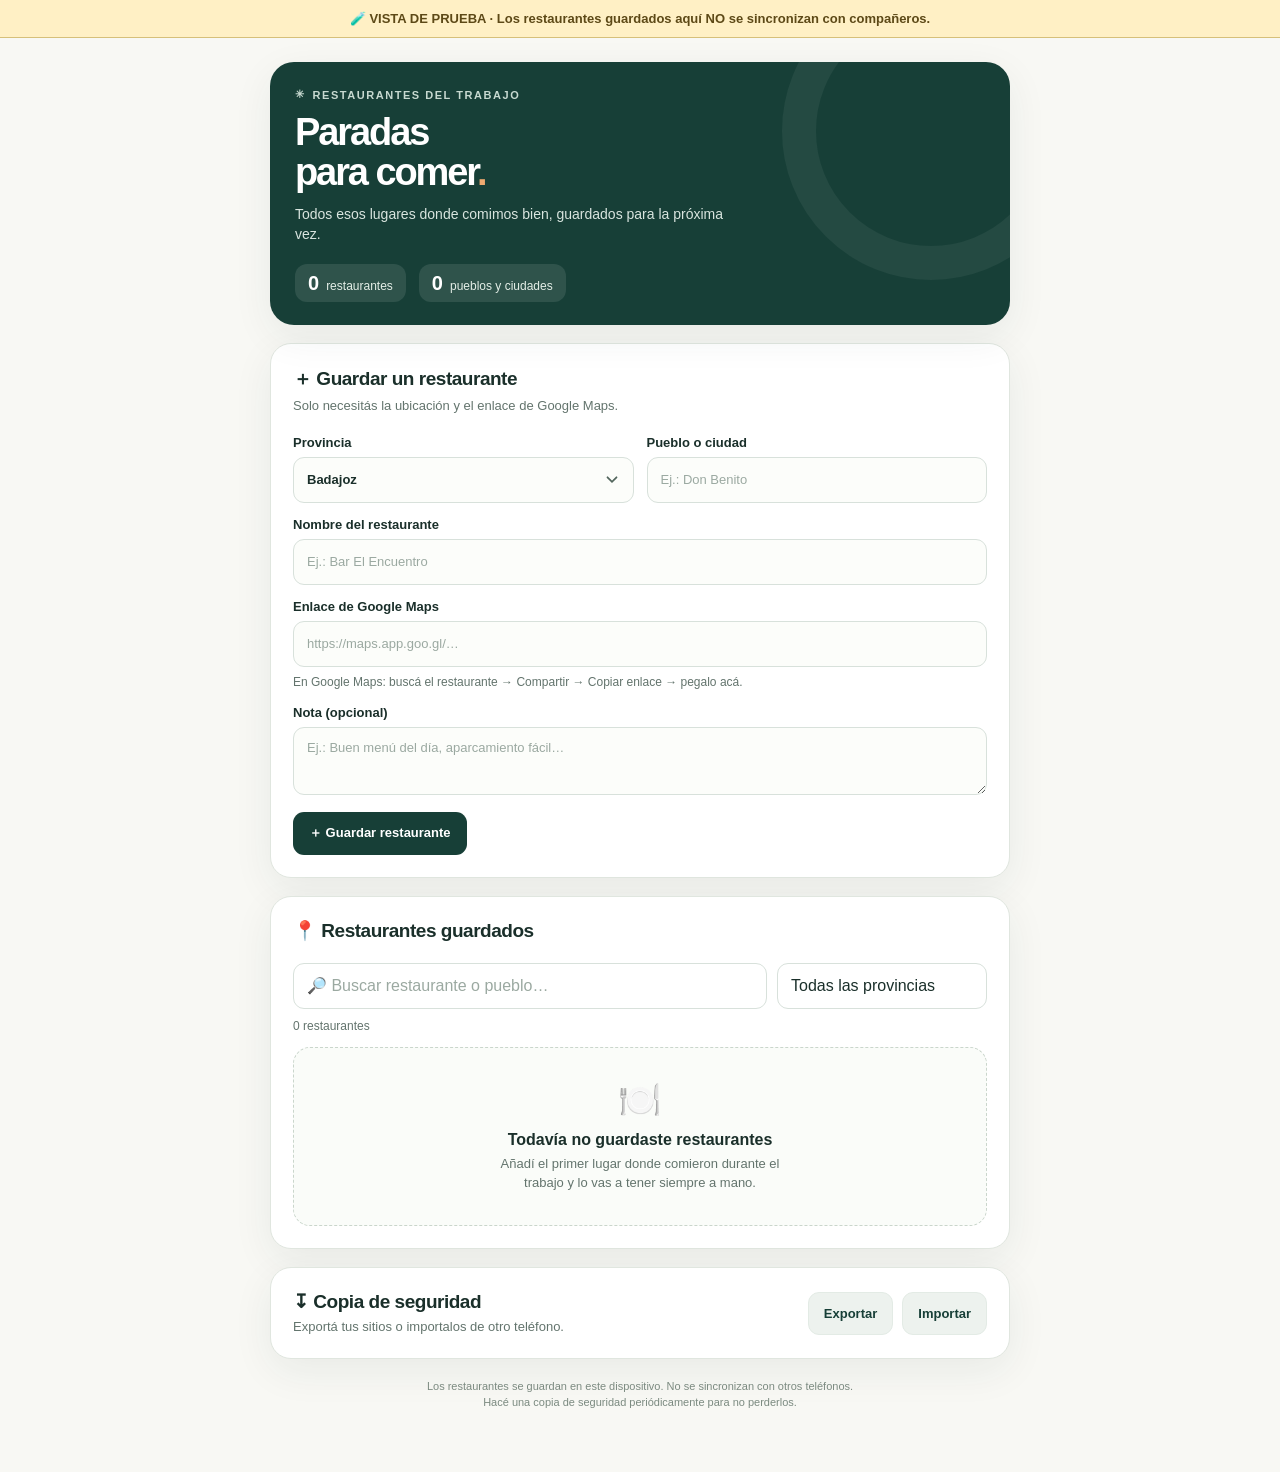
<file: demo.html>
<!doctype html>
<html lang="es">
<head>
  <meta charset="utf-8">
  <meta name="viewport" content="width=device-width, initial-scale=1, viewport-fit=cover">
  <meta name="theme-color" content="#173F37">
  <meta name="apple-mobile-web-app-capable" content="yes">
  <meta name="apple-mobile-web-app-status-bar-style" content="default">
  <meta name="apple-mobile-web-app-title" content="Paradas">
  <meta name="description" content="Guarda y encuentra los restaurantes donde comés durante el trabajo.">
  <link rel="manifest" href="manifest.webmanifest">
  <link rel="icon" type="image/png" sizes="192x192" href="icon-192.png">
  <link rel="apple-touch-icon" href="icon-192.png">
  <title>Paradas para comer</title>
  <style>
    :root{color-scheme:light;--forest:#173f37;--forest2:#24594d;--sage:#e4eee7;--cream:#f8f8f4;--ink:#1a2f2a;--muted:#63746d;--edge:#e0e6df;--orange:#eeaa70;--white:#fff;--danger:#a63838;--shadow:0 12px 40px rgba(23,63,55,.07)}
    *{box-sizing:border-box}html{scroll-behavior:smooth}body{margin:0;background:var(--cream);color:var(--ink);font-family:-apple-system,BlinkMacSystemFont,"Segoe UI",Roboto,Arial,sans-serif;font-size:16px;-webkit-font-smoothing:antialiased}
    button,input,select,textarea{font:inherit}button{cursor:pointer}button:disabled{cursor:not-allowed;opacity:.6}
    .wrap{max-width:780px;margin:auto;padding:24px 20px calc(50px + env(safe-area-inset-bottom));}
    header{background:var(--forest);color:#fff;position:relative;overflow:hidden;border-radius:24px;padding:26px 25px 23px;box-shadow:var(--shadow)}
    header::after{content:"";position:absolute;right:-70px;top:-80px;width:230px;height:230px;border:34px solid rgba(255,255,255,.055);border-radius:50%}
    .eyebrow{font-weight:700;letter-spacing:.14em;text-transform:uppercase;font-size:11px;color:#c7d9d0;display:flex;gap:7px;align-items:center}
    header h1{font-size:clamp(27px,5.7vw,38px);line-height:1.05;letter-spacing:-.055em;margin:12px 0 11px;max-width:480px}
    header p{margin:0;line-height:1.45;color:#d9e5df;font-size:14px;max-width:450px}
    .statbar{display:flex;gap:13px;margin-top:20px;position:relative;z-index:2;flex-wrap:wrap}
    .stat{display:flex;gap:7px;align-items:baseline;background:rgba(255,255,255,.1);padding:9px 13px;border-radius:12px;font-size:12px;color:#e4eee7}
    .stat strong{font-size:20px;color:white;line-height:1}
    .panel{margin-top:18px;background:var(--white);border:1px solid var(--edge);box-shadow:var(--shadow);border-radius:21px;padding:22px}
    .panel h2{margin:0 0 5px;letter-spacing:-.025em;font-size:19px;display:flex;align-items:center;gap:9px}
    .panel-sub{color:var(--muted);font-size:13px;line-height:1.4;margin:0 0 19px}
    .form-grid{display:grid;grid-template-columns:1fr 1fr;column-gap:13px;row-gap:14px}
    label.field{display:flex;flex-direction:column;gap:7px;color:var(--ink);font-weight:650;font-size:13px}
    .wide{grid-column:1/-1}
    input,select,textarea{display:block;width:100%;appearance:none;border:1px solid #d8e1db;background:#fcfdfa;color:var(--ink);padding:12px 13px;border-radius:11px;outline:none;min-height:46px;box-shadow:none}
    select{background-image:url('data:image/svg+xml,%3Csvg xmlns="http://www.w3.org/2000/svg" viewBox="0 0 20 20" fill="none" stroke="%2353665d" stroke-width="2" stroke-linecap="round"%3E%3Cpath d="m5 7 5 5 5-5"/%3E%3C/svg%3E');background-repeat:no-repeat;background-size:18px;background-position:right 12px center;padding-right:36px}
    textarea{resize:vertical;min-height:68px}input:focus,select:focus,textarea:focus{border-color:#478c78;box-shadow:0 0 0 3px rgba(71,140,120,.12)}
    input::placeholder,textarea::placeholder{color:#9ba9a1;font-weight:400}
    .help{color:var(--muted);font-size:12px;font-weight:400;line-height:1.45}
    .actions{display:flex;gap:9px;flex-wrap:wrap;margin-top:17px}
    .btn{border:1px solid transparent;border-radius:11px;min-height:43px;padding:10px 15px;font-size:13px;font-weight:750;display:inline-flex;align-items:center;justify-content:center;gap:7px;text-decoration:none;transition:background .12s,transform .12s}
    .btn:active{transform:scale(.99)}.primary{background:var(--forest);color:#fff}.primary:hover{background:var(--forest2)}
    .secondary{background:#edf2ee;color:var(--forest);border-color:#e3ebe5}.secondary:hover{background:#e1ece3}
    .ghost{background:white;border-color:var(--edge);color:var(--muted)}.danger{color:var(--danger)}
    .list-head{display:flex;justify-content:space-between;align-items:center;gap:10px;flex-wrap:wrap}
    .searchbar{display:grid;grid-template-columns:1fr minmax(150px,210px);gap:10px;margin:16px 0 10px}
    .searchbar input,.searchbar select{background:white}
    .resultcount{color:var(--muted);font-size:12px;margin:0 0 14px}
    .place-list{display:grid;gap:11px}
    .place{border-radius:17px;background:white;border:1px solid var(--edge);padding:18px 18px 15px;box-shadow:0 4px 16px rgba(23,63,55,.035)}
    .place-line{display:flex;align-items:flex-start;justify-content:space-between;gap:10px}
    .tag{display:inline-flex;align-items:center;gap:5px;border-radius:7px;padding:5px 8px;background:var(--sage);color:var(--forest2);font-weight:750;font-size:11px}
    .place h3{font-size:20px;letter-spacing:-.03em;line-height:1.2;margin:9px 0 6px;overflow-wrap:anywhere}
    .where{font-size:13px;color:var(--muted);display:flex;align-items:center;gap:5px;overflow-wrap:anywhere}
    .note{color:#4d6258;font-size:13px;margin-top:11px;line-height:1.45;white-space:pre-wrap;overflow-wrap:anywhere}
    .place-actions{display:flex;gap:8px;flex-wrap:wrap;border-top:1px solid #edf0ec;padding-top:12px;margin-top:14px}
    .place-actions .btn{min-height:38px;padding:8px 12px}
    .empty{border:1px dashed #cad6cc;padding:32px 16px;text-align:center;border-radius:17px;background:#fafcf9;color:var(--muted)}
    .empty .emoji{font-size:35px;margin-bottom:10px}.empty strong{display:block;color:var(--ink);font-size:16px;margin-bottom:5px}.empty p{margin:0 auto;max-width:320px;font-size:13px;line-height:1.5}
    .backup{display:flex;align-items:center;justify-content:space-between;gap:14px;flex-wrap:wrap}.backup p{margin:3px 0 0;color:var(--muted);font-size:13px;line-height:1.4}
    .backup-actions{display:flex;gap:9px;flex-wrap:wrap}
    .foot{font-size:11px;color:#7b8a80;text-align:center;line-height:1.45;margin-top:20px}
    .toast{position:fixed;left:50%;bottom:calc(22px + env(safe-area-inset-bottom));transform:translate(-50%,20px);background:#173f37;color:#fff;font-size:13px;font-weight:600;max-width:calc(100vw - 36px);padding:12px 18px;border-radius:12px;box-shadow:0 10px 25px #0002;z-index:10;opacity:0;pointer-events:none;transition:all .2s}
    .toast.show{transform:translate(-50%,0);opacity:1}
    .hidden{display:none!important}
    @media(max-width:540px){.wrap{padding:12px 12px calc(38px + env(safe-area-inset-bottom))}header{border-radius:18px;padding:24px 21px 21px}.panel{padding:18px 15px;border-radius:17px}.form-grid{grid-template-columns:1fr}.searchbar{grid-template-columns:1fr}.place{padding:16px 14px}.place h3{font-size:18px}.backup-actions{width:100%}.backup-actions .btn{flex:1}}
    @media(prefers-reduced-motion:reduce){html{scroll-behavior:auto}*{transition:none!important}}
  </style>
</head>
<body><div style="position:sticky;top:0;z-index:100;background:#fff0c5;color:#5d4917;text-align:center;padding:11px;font:bold 13px -apple-system,Arial,sans-serif;border-bottom:1px solid #d6c07a">🧪 VISTA DE PRUEBA · Los restaurantes guardados aquí NO se sincronizan con compañeros.</div>
  <main class="wrap">
    <header>
      <div class="eyebrow"><span aria-hidden="true">✳</span> RESTAURANTES DEL TRABAJO</div>
      <h1>Paradas<br>para comer<span style="color:#eeaa70">.</span></h1>
      <p>Todos esos lugares donde comimos bien, guardados para la próxima vez.</p>
      <div class="statbar" aria-live="polite">
        <div class="stat"><strong id="statPlaces">0</strong> restaurantes</div>
        <div class="stat"><strong id="statTowns">0</strong> pueblos y ciudades</div>
      </div>
    </header>

    <section class="panel" id="formPanel" aria-labelledby="formTitle">
      <h2 id="formTitle">＋ Guardar un restaurante</h2>
      <p class="panel-sub">Solo necesitás la ubicación y el enlace de Google Maps.</p>
      <form id="placeForm">
        <div class="form-grid">
          <label class="field">Provincia
            <select id="province" required aria-label="Provincia"></select>
          </label>
          <label class="field">Pueblo o ciudad
            <input id="town" name="town" required maxlength="90" autocomplete="address-level2" placeholder="Ej.: Don Benito">
          </label>
          <label class="field wide">Nombre del restaurante
            <input id="restaurant" name="restaurant" required maxlength="130" placeholder="Ej.: Bar El Encuentro">
          </label>
          <label class="field wide">Enlace de Google Maps
            <input id="maps" name="maps" required type="url" inputmode="url" placeholder="https://maps.app.goo.gl/…">
            <span class="help">En Google Maps: buscá el restaurante → Compartir → Copiar enlace → pegalo acá.</span>
          </label>
          <label class="field wide">Nota (opcional)
            <textarea id="note" maxlength="600" placeholder="Ej.: Buen menú del día, aparcamiento fácil…"></textarea>
          </label>
        </div>
        <div class="actions">
          <button class="btn primary" id="submit" type="submit">＋ Guardar restaurante</button>
          <button class="btn ghost hidden" id="cancelEdit" type="button">Cancelar edición</button>
        </div>
      </form>
    </section>

    <section class="panel" aria-labelledby="savedTitle">
      <div class="list-head"><h2 id="savedTitle">📍 Restaurantes guardados</h2></div>
      <div class="searchbar">
        <input id="search" type="search" placeholder="🔎 Buscar restaurante o pueblo…" aria-label="Buscar restaurante o pueblo">
        <select id="filter" aria-label="Filtrar por provincia"><option value="">Todas las provincias</option></select>
      </div>
      <div class="resultcount" id="resultcount" aria-live="polite"></div>
      <div id="places" class="place-list" aria-live="polite"></div>
    </section>

    <section class="panel backup" aria-labelledby="backupTitle">
      <div><h2 id="backupTitle">↧ Copia de seguridad</h2><p>Exportá tus sitios o importalos de otro teléfono.</p></div>
      <div class="backup-actions"><button class="btn secondary" id="export" type="button">Exportar</button><button class="btn secondary" id="import" type="button">Importar</button></div>
      <input type="file" id="file" class="hidden" accept="application/json,.json" aria-label="Seleccionar copia de seguridad">
    </section>
    <p class="foot">Los restaurantes se guardan en este dispositivo. No se sincronizan con otros teléfonos.<br>Hacé una copia de seguridad periódicamente para no perderlos.</p>
  </main>
  <div class="toast" id="toast" role="status" aria-live="polite"></div>
  <script>
    'use strict';
    const PROVINCES=['A Coruña','Álava','Albacete','Alicante','Almería','Asturias','Ávila','Badajoz','Barcelona','Bizkaia','Burgos','Cáceres','Cádiz','Cantabria','Castellón','Ceuta','Ciudad Real','Córdoba','Cuenca','Gipuzkoa','Girona','Granada','Guadalajara','Huelva','Huesca','Illes Balears','Jaén','La Rioja','Las Palmas','León','Lleida','Lugo','Madrid','Málaga','Melilla','Murcia','Navarra','Ourense','Palencia','Pontevedra','Salamanca','Santa Cruz de Tenerife','Segovia','Sevilla','Soria','Tarragona','Teruel','Toledo','Valencia','Valladolid','Zamora','Zaragoza'];
    const STORAGE='paradas_para_comer_v1';
    const $=id=>document.getElementById(id);
    const normalize=s=>String(s||'').normalize('NFD').replace(/[\u0300-\u036f]/g,'').toLowerCase().trim().replace(/\s+/g,' ');
    let places=[];
    let editing=null;
    let toastTimer;

    function announce(message){const el=$('toast');el.textContent=message;el.classList.add('show');clearTimeout(toastTimer);toastTimer=setTimeout(()=>el.classList.remove('show'),3200)}
    function store(){try{localStorage.setItem(STORAGE,JSON.stringify(places));return true}catch(e){announce('No se pudo guardar. Revisá el espacio del dispositivo.');return false}}
    function load(){try{const raw=JSON.parse(localStorage.getItem(STORAGE)||'[]');places=Array.isArray(raw)?raw.filter(validPlace):[]}catch(e){places=[];announce('No se pudieron cargar los datos guardados.')}}
    function validPlace(p){return p&&typeof p==='object'&&typeof p.province==='string'&&typeof p.town==='string'&&typeof p.restaurant==='string'&&typeof p.url==='string'&&!!safeUrl(p.url)}
    function safeUrl(value){try{const parsed=new URL(String(value).trim());return ['https:','http:'].includes(parsed.protocol)?parsed.href:null}catch(e){return null}}
    function option(parent,value,label){const el=document.createElement('option');el.value=value;el.textContent=label;parent.append(el)}
    function populateOptions(){option($('province'),'','Elegí una provincia');for(const p of PROVINCES)option($('province'),p,p);for(const p of PROVINCES)option($('filter'),p,p);$('province').value='Badajoz'}
    function resetForm(){editing=null;$('placeForm').reset();$('province').value='Badajoz';$('submit').textContent='＋ Guardar restaurante';$('formTitle').textContent='＋ Guardar un restaurante';$('cancelEdit').classList.add('hidden')}
    function makeEl(tag,className,text){const el=document.createElement(tag);if(className)el.className=className;if(text!==undefined)el.textContent=text;return el}
    function render(){
      $('statPlaces').textContent=String(places.length);
      $('statTowns').textContent=String(new Set(places.map(p=>normalize(p.province)+'|'+normalize(p.town))).size);
      const q=normalize($('search').value),province=$('filter').value;
      const filtered=places.filter(p=>(!province||p.province===province)&&(!q||normalize(p.town+' '+p.restaurant+' '+p.province+' '+(p.note||'')).includes(q)))
        .sort((a,b)=>a.province.localeCompare(b.province,'es')||a.town.localeCompare(b.town,'es')||a.restaurant.localeCompare(b.restaurant,'es'));
      $('resultcount').textContent=filtered.length+' '+(filtered.length===1?'restaurante':'restaurantes')+(province?' en '+province:'');
      const parent=$('places');parent.replaceChildren();
      if(!filtered.length){const empty=makeEl('div','empty');empty.append(makeEl('div','emoji',places.length?'🔎':'🍽️'));empty.append(makeEl('strong','',places.length?'No encontramos resultados':'Todavía no guardaste restaurantes'));empty.append(makeEl('p','',places.length?'Probá cambiando el filtro o el texto de búsqueda.':'Añadí el primer lugar donde comieron durante el trabajo y lo vas a tener siempre a mano.'));parent.append(empty);return}
      for(const p of filtered){
        const article=makeEl('article','place');const line=makeEl('div','place-line');line.append(makeEl('span','tag',p.province));article.append(line);
        article.append(makeEl('h3','',p.restaurant));article.append(makeEl('div','where','⌖ '+p.town));
        if(p.note)article.append(makeEl('div','note',p.note));
        const actions=makeEl('div','place-actions');const go=makeEl('a','btn primary','↗ Cómo llegar');go.href=p.url;go.target='_blank';go.rel='noopener noreferrer';go.setAttribute('aria-label','Abrir Google Maps para '+p.restaurant);actions.append(go);
        const edit=makeEl('button','btn secondary','Editar');edit.type='button';edit.addEventListener('click',()=>startEdit(p.id));actions.append(edit);
        const del=makeEl('button','btn ghost danger','Eliminar');del.type='button';del.addEventListener('click',()=>deletePlace(p.id));actions.append(del);
        article.append(actions);parent.append(article);
      }
    }
    function startEdit(id){const p=places.find(x=>x.id===id);if(!p)return;editing=id;$('province').value=p.province;$('town').value=p.town;$('restaurant').value=p.restaurant;$('maps').value=p.url;$('note').value=p.note||'';$('submit').textContent='✓ Guardar cambios';$('formTitle').textContent='✎ Editar restaurante';$('cancelEdit').classList.remove('hidden');$('formPanel').scrollIntoView({behavior:'smooth',block:'start'});$('restaurant').focus({preventScroll:true})}
    function deletePlace(id){const p=places.find(x=>x.id===id);if(!p)return;if(!window.confirm('¿Eliminar «'+p.restaurant+'» de tus restaurantes guardados?'))return;places=places.filter(x=>x.id!==id);if(!store())return;if(editing===id)resetForm();render();announce('Restaurante eliminado')}
    $('placeForm').addEventListener('submit',event=>{
      event.preventDefault();const province=$('province').value.trim(),town=$('town').value.trim(),restaurant=$('restaurant').value.trim(),url=safeUrl($('maps').value),note=$('note').value.trim();
      if(!province||!town||!restaurant){announce('Completá provincia, pueblo y restaurante.');return}
      if(!url){announce('Pegá un enlace válido de Google Maps (https://…).');$('maps').focus();return}
      const duplicate=places.find(p=>p.id!==editing&&normalize(p.province)===normalize(province)&&normalize(p.town)===normalize(town)&&normalize(p.restaurant)===normalize(restaurant));
      if(duplicate){announce('Ese restaurante ya está guardado. Podés editarlo.');return}
      const updated={id:editing||('place-'+Date.now()+'-'+Math.random().toString(36).slice(2,9)),province,town,restaurant,url,note,createdAt:new Date().toISOString()};
      const before=places.slice();if(editing){places=places.map(p=>p.id===editing?{...updated,createdAt:p.createdAt||updated.createdAt}:p)}else places.push(updated);
      if(!store()){places=before;return}const wasEditing=!!editing;resetForm();render();announce(wasEditing?'Restaurante actualizado ✓':'Restaurante guardado ✓');
    });
    $('cancelEdit').addEventListener('click',resetForm);
    $('search').addEventListener('input',render);
    $('filter').addEventListener('change',render);
    $('export').addEventListener('click',()=>{
      if(!places.length){announce('No hay restaurantes para exportar todavía.');return}
      const blob=new Blob([JSON.stringify({app:'Paradas para comer',version:1,exportedAt:new Date().toISOString(),places},null,2)],{type:'application/json'});
      const a=document.createElement('a');const u=URL.createObjectURL(blob);a.href=u;a.download='mis-restaurantes-'+new Date().toISOString().slice(0,10)+'.json';document.body.append(a);a.click();a.remove();setTimeout(()=>URL.revokeObjectURL(u),3000);announce('Copia de seguridad descargada');
    });
    $('import').addEventListener('click',()=>$('file').click());
    $('file').addEventListener('change',async event=>{
      const file=event.target.files[0];if(!file)return;if(file.size>2*1024*1024){announce('El archivo es demasiado grande (máx. 2 MB).');event.target.value='';return}
      try{const parsed=JSON.parse(await file.text()),entries=Array.isArray(parsed)?parsed:parsed.places;if(!Array.isArray(entries))throw Error('formato');
        const incoming=entries.filter(validPlace);if(entries.length&&incoming.length===0)throw Error('sin entradas válidas');const before=places.slice();let count=0;
        for(const p of incoming){if(!p.province||!p.town.trim()||!p.restaurant.trim())continue;
          if(places.some(x=>normalize(x.province)===normalize(p.province)&&normalize(x.town)===normalize(p.town)&&normalize(x.restaurant)===normalize(p.restaurant)))continue;
          places.push({id:'place-'+Date.now()+'-'+Math.random().toString(36).slice(2,9),province:String(p.province).slice(0,90),town:String(p.town).slice(0,90),restaurant:String(p.restaurant).slice(0,130),url:safeUrl(p.url),note:String(p.note||'').slice(0,600),createdAt:p.createdAt||new Date().toISOString()});count++;
        }
        if(!store()){places=before;return}render();announce(count+' '+(count===1?'restaurante importado':'restaurantes importados')+(incoming.length>count?' (duplicados omitidos)':''));
      }catch(e){announce('No se pudo importar. Elegí una copia JSON válida.')}finally{event.target.value=''}
    });
    populateOptions();load();render();
    if('serviceWorker' in navigator&&location.protocol.startsWith('http'))window.addEventListener('load',()=>navigator.serviceWorker.register('./sw.js').catch(()=>{}));
  </script>
</body>
</html>
</file>
